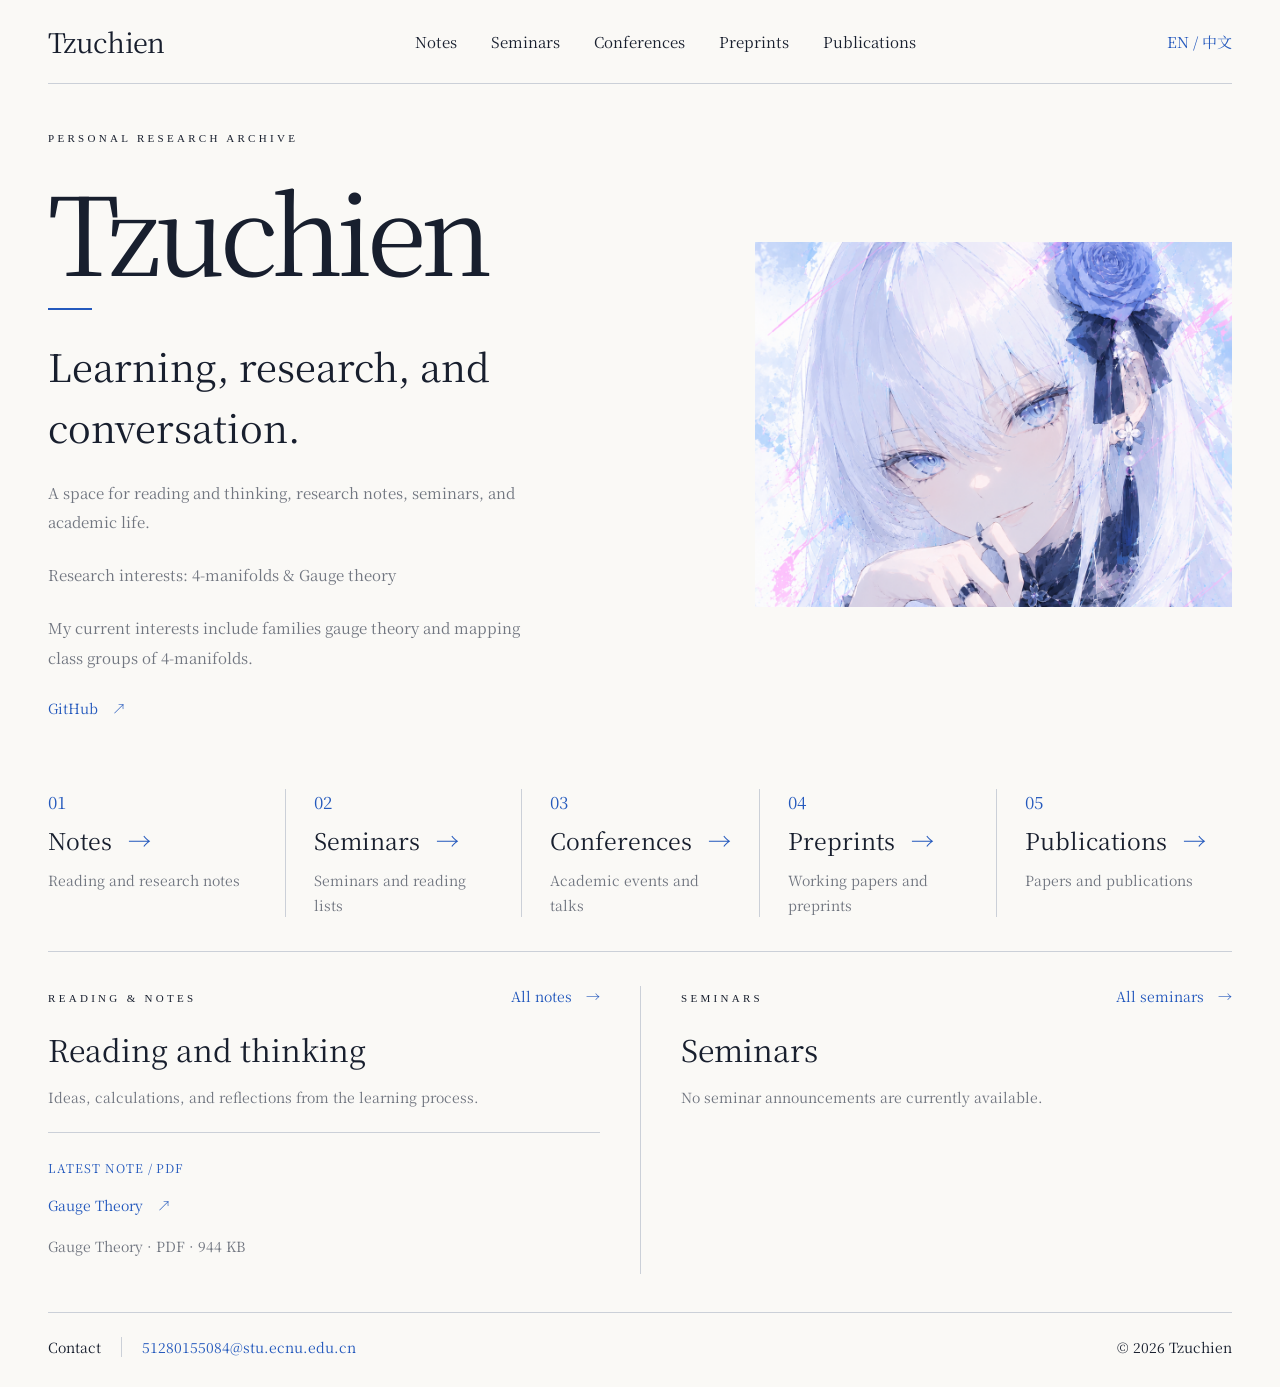
<file: index.html>
<!doctype html>
<html lang="zh-CN">
<head>
<meta charset="UTF-8" /><meta name="viewport" content="width=device-width, initial-scale=1.0" />
<meta name="description" content="Tzuchien 的个人研究主页, 记录学习笔记, 讨论班与学术活动." />
<title>Tzuchien | 个人研究主页</title><link rel="stylesheet" href="style.css" />
</head>
<body data-title-zh="Tzuchien | 个人研究主页" data-title-en="Tzuchien | Personal Research Archive">
<a class="skip-link" href="#main" data-zh="跳转到内容" data-en="Skip to content">跳转到内容</a>
<div class="page">
<header><nav aria-label="Primary navigation">
<a class="brand" href="./">Tzuchien</a>
<div class="nav-links">
<a href="notes/" data-zh="笔记" data-en="Notes">笔记</a>
<a href="seminars/" data-zh="讨论班" data-en="Seminars">讨论班</a>
<a href="conferences/" data-zh="会议" data-en="Conferences">会议</a>
<a href="preprints/" data-zh="预印本" data-en="Preprints">预印本</a>
<a href="publications/" data-zh="论文与出版物" data-en="Publications">论文与出版物</a>
</div>
<button class="language-toggle" id="language-toggle" type="button" aria-label="Switch to English">中文 / EN</button>
</nav></header>
<main id="main">
<section class="hero" aria-labelledby="hero-title">
<div class="hero-copy">
<p class="eyebrow">PERSONAL RESEARCH ARCHIVE</p>
<h1 id="hero-title">Tzuchien</h1><div class="accent-rule"></div>
<p class="hero-subtitle" data-zh="学习, 研究与交流." data-en="Learning, research, and conversation.">学习, 研究与交流.</p>
<p class="hero-description" data-zh="在这里记录阅读与思考, 整理研究笔记, 分享讨论班与学术活动." data-en="A space for reading and thinking, research notes, seminars, and academic life.">在这里记录阅读与思考, 整理研究笔记, 分享讨论班与学术活动.</p>
<p class="hero-description"><span data-zh="研究兴趣: " data-en="Research interests: ">研究兴趣: </span><span>4-manifolds &amp; Gauge theory</span></p>
<p class="hero-description" data-zh="目前关注族规范理论, 以及四维流形的映射类群." data-en="My current interests include families gauge theory and mapping class groups of 4-manifolds.">目前关注族规范理论, 以及四维流形的映射类群.</p>
<a class="text-link" href="https://github.com/zijianl256-coder" target="_blank" rel="noreferrer">GitHub <span aria-hidden="true">↗</span></a>
</div>
<figure class="portrait"><img src="assets/avatar.png" alt="Tzuchien avatar" width="1086" height="1159" fetchpriority="high" /></figure>
</section>
<section class="archive" aria-label="Research archive">
<a class="archive-link" href="notes/"><span class="number">01</span><h2><span data-zh="笔记" data-en="Notes">笔记</span><span class="arrow" aria-hidden="true">→</span></h2><p data-zh="学习笔记与知识整理" data-en="Reading and research notes">学习笔记与知识整理</p></a>
<a class="archive-link" href="seminars/"><span class="number">02</span><h2><span data-zh="讨论班" data-en="Seminars">讨论班</span><span class="arrow" aria-hidden="true">→</span></h2><p data-zh="讨论班信息与参考资料" data-en="Seminars and reading lists">讨论班信息与参考资料</p></a>
<a class="archive-link" href="conferences/"><span class="number">03</span><h2><span data-zh="会议" data-en="Conferences">会议</span><span class="arrow" aria-hidden="true">→</span></h2><p data-zh="学术会议与活动" data-en="Academic events and talks">学术会议与活动</p></a>
<a class="archive-link" href="preprints/"><span class="number">04</span><h2><span data-zh="预印本" data-en="Preprints">预印本</span><span class="arrow" aria-hidden="true">→</span></h2><p data-zh="工作论文与预印本" data-en="Working papers and preprints">工作论文与预印本</p></a>
<a class="archive-link" href="publications/"><span class="number">05</span><h2><span data-zh="论文与出版物" data-en="Publications">论文与出版物</span><span class="arrow" aria-hidden="true">→</span></h2><p data-zh="论文与正式出版物" data-en="Papers and publications">论文与正式出版物</p></a>
</section>
<section class="highlights">
<article class="notes-panel">
<div class="section-heading"><p class="eyebrow">READING &amp; NOTES</p><a class="text-link" href="notes/"><span data-zh="进入笔记" data-en="All notes">进入笔记</span> <span aria-hidden="true">→</span></a></div>
<h2 data-zh="阅读与思考" data-en="Reading and thinking">阅读与思考</h2>
<p class="summary" data-zh="记录学习过程中的想法, 计算与阅读摘要." data-en="Ideas, calculations, and reflections from the learning process.">记录学习过程中的想法, 计算与阅读摘要.</p>
<div class="notes-empty"><span class="small-label" data-zh="最新笔记 / PDF" data-en="LATEST NOTE / PDF">最新笔记 / PDF</span><p><a class="text-link" href="notes/gauge-theory.pdf" target="_blank" rel="noopener"><span data-zh="规范理论" data-en="Gauge Theory">规范理论</span> <span aria-hidden="true">↗</span></a></p><p>Gauge Theory · PDF · 944 KB</p></div>
</article>
<article class="seminar-panel">
<div class="section-heading"><p class="eyebrow">SEMINARS</p><a class="text-link" href="seminars/"><span data-zh="查看讨论班" data-en="All seminars">查看讨论班</span> <span aria-hidden="true">→</span></a></div>
<h2 data-zh="讨论班" data-en="Seminars">讨论班</h2>
<p class="summary" data-zh="暂无公开的讨论班信息." data-en="No seminar announcements are currently available.">暂无公开的讨论班信息.</p>
</article>
</section>
</main>
<footer><div class="contact"><span data-zh="联系我" data-en="Contact">联系我</span><span class="email">51280155084@stu.ecnu.edu.cn</span></div><span class="footer-name">© 2026 Tzuchien</span></footer>
</div>
<script src="content.js"></script>
</body>
</html>
</file>
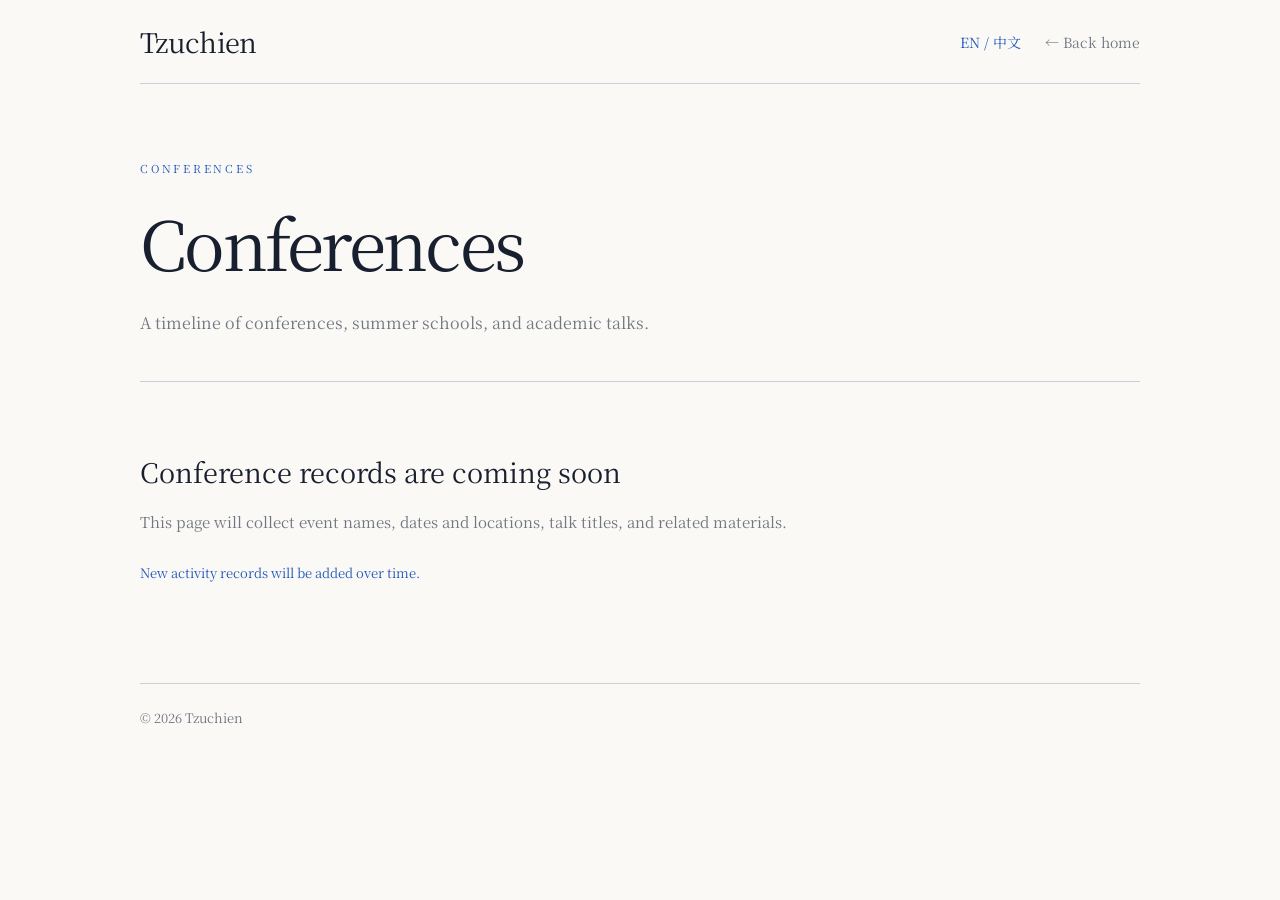
<file: conferences/index.html>
<!doctype html>
<html lang="zh-CN">
  <head><meta charset="UTF-8" /><meta name="viewport" content="width=device-width, initial-scale=1.0" /><title>会议 | Tzuchien</title><link rel="stylesheet" href="../content.css" /></head>
  <body data-title-zh="会议 | Tzuchien" data-title-en="Conferences | Tzuchien">
    <main>
      <nav><a class="brand" href="../">Tzuchien</a><div class="nav-side"><button class="language-toggle" id="language-toggle" type="button">EN</button><a class="back" href="../" data-zh="← 返回主页" data-en="← Back home">← 返回主页</a></div></nav>
      <section class="intro"><p class="eyebrow">CONFERENCES</p><h1 data-zh="会议" data-en="Conferences">会议</h1><p class="lead" data-zh="学术会议, 暑期学校与报告活动的时间线." data-en="A timeline of conferences, summer schools, and academic talks.">学术会议, 暑期学校与报告活动的时间线.</p></section>
      <section class="empty"><h2 data-zh="会议记录即将更新" data-en="Conference records are coming soon">会议记录即将更新</h2><p data-zh="这里将收录会议名称, 时间地点, 报告题目与相关资料." data-en="This page will collect event names, dates and locations, talk titles, and related materials.">这里将收录会议名称, 时间地点, 报告题目与相关资料.</p><p class="note" data-zh="新的活动记录会持续补充." data-en="New activity records will be added over time.">新的活动记录会持续补充.</p></section>
    </main><footer>© 2026 Tzuchien</footer><script src="../content.js"></script>
  </body>
</html>
</file>
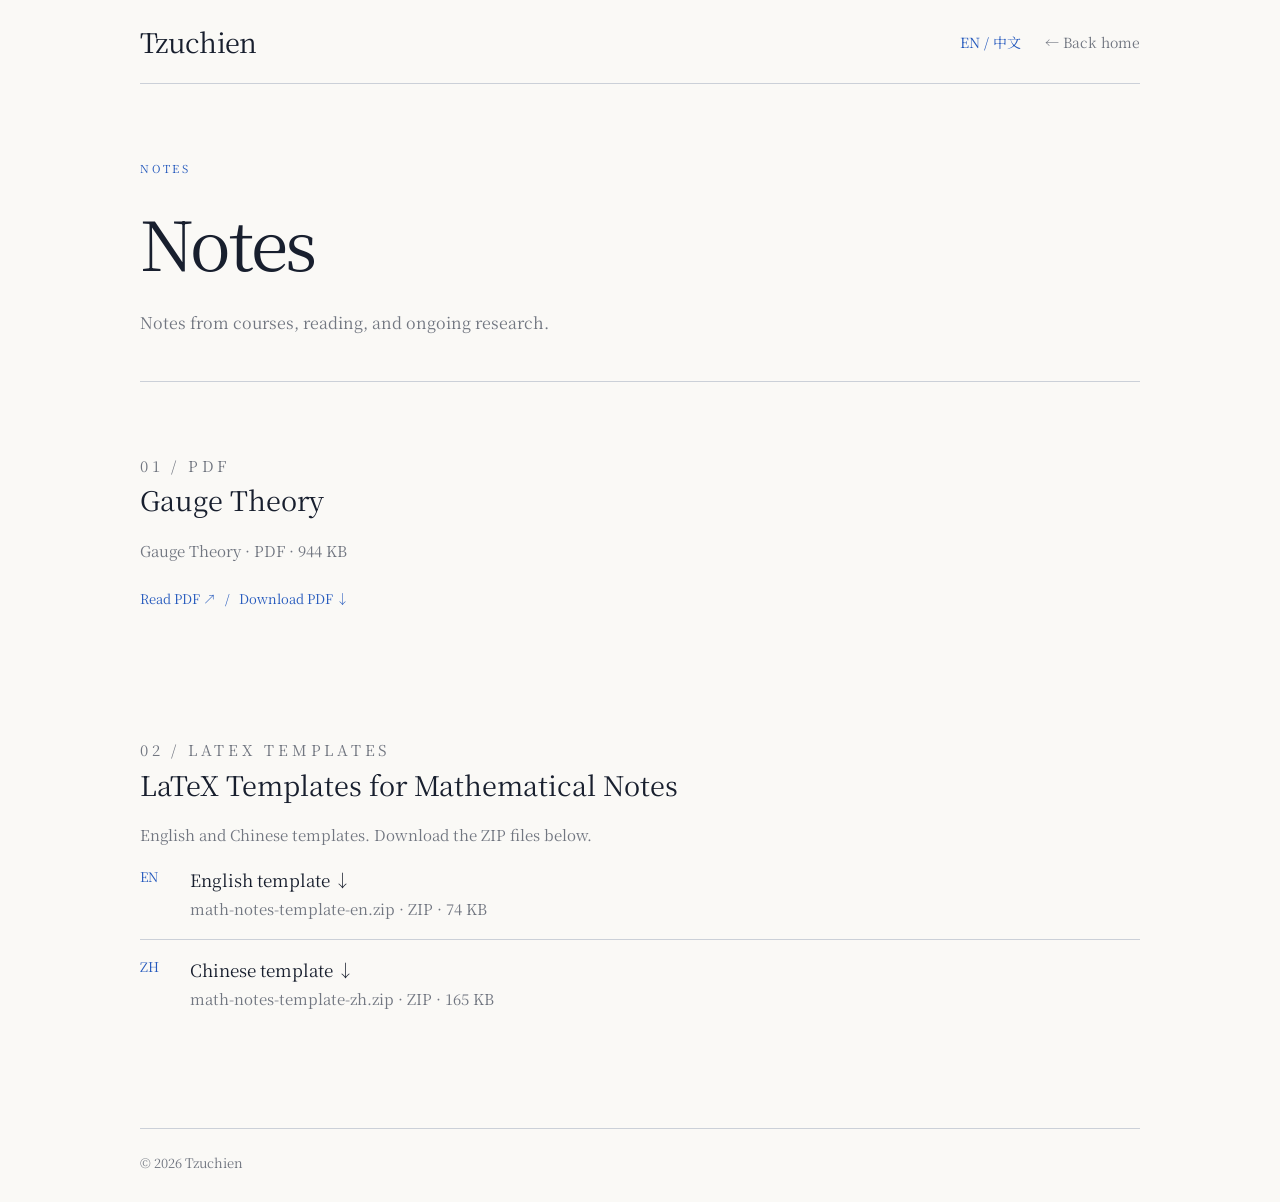
<file: notes/index.html>
<!doctype html>
<html lang="zh-CN">
  <head><meta charset="UTF-8" /><meta name="viewport" content="width=device-width, initial-scale=1.0" /><title>笔记 | Tzuchien</title><link rel="stylesheet" href="../content.css" /></head>
  <body data-title-zh="笔记 | Tzuchien" data-title-en="Notes | Tzuchien">
    <main>
      <nav><a class="brand" href="../">Tzuchien</a><div class="nav-side"><button class="language-toggle" id="language-toggle" type="button">EN</button><a class="back" href="../" data-zh="← 返回主页" data-en="← Back home">← 返回主页</a></div></nav>
      <section class="intro"><p class="eyebrow">NOTES</p><h1 data-zh="笔记" data-en="Notes">笔记</h1><p class="lead" data-zh="课程, 阅读与研究过程中的记录." data-en="Notes from courses, reading, and ongoing research.">课程, 阅读与研究过程中的记录.</p></section>
      <section class="empty">
        <p class="eyebrow">01 / PDF</p>
        <h2><a href="gauge-theory.pdf" target="_blank" rel="noopener" data-zh="规范理论" data-en="Gauge Theory">规范理论</a></h2>
        <p>Gauge Theory · PDF · 944 KB</p>
        <div class="note"><a href="gauge-theory.pdf" target="_blank" rel="noopener" data-zh="在线阅读 ↗" data-en="Read PDF ↗">在线阅读 ↗</a> &nbsp; / &nbsp; <a href="gauge-theory.pdf" download="gauge-theory.pdf" data-zh="下载 PDF ↓" data-en="Download PDF ↓">下载 PDF ↓</a></div>
      </section>
      <section class="empty">
        <p class="eyebrow">02 / LATEX TEMPLATES</p>
        <h2 data-zh="数学笔记 LaTeX 模板" data-en="LaTeX Templates for Mathematical Notes">数学笔记 LaTeX 模板</h2>
        <p data-zh="英文版与中文版模板, 点击下方链接下载 ZIP 文件." data-en="English and Chinese templates. Download the ZIP files below.">英文版与中文版模板, 点击下方链接下载 ZIP 文件.</p>
        <ol class="reference-list">
          <li><span>EN</span><div><a href="math-notes-template-en.zip" download="math-notes-template-en.zip" data-zh="英文版模板 ↓" data-en="English template ↓">英文版模板 ↓</a><p>math-notes-template-en.zip · ZIP · 74 KB</p></div></li>
          <li><span>ZH</span><div><a href="math-notes-template-zh.zip" download="math-notes-template-zh.zip" data-zh="中文版模板 ↓" data-en="Chinese template ↓">中文版模板 ↓</a><p>math-notes-template-zh.zip · ZIP · 165 KB</p></div></li>
        </ol>
      </section>
    </main><footer>© 2026 Tzuchien</footer><script src="../content.js"></script>
  </body>
</html>
</file>
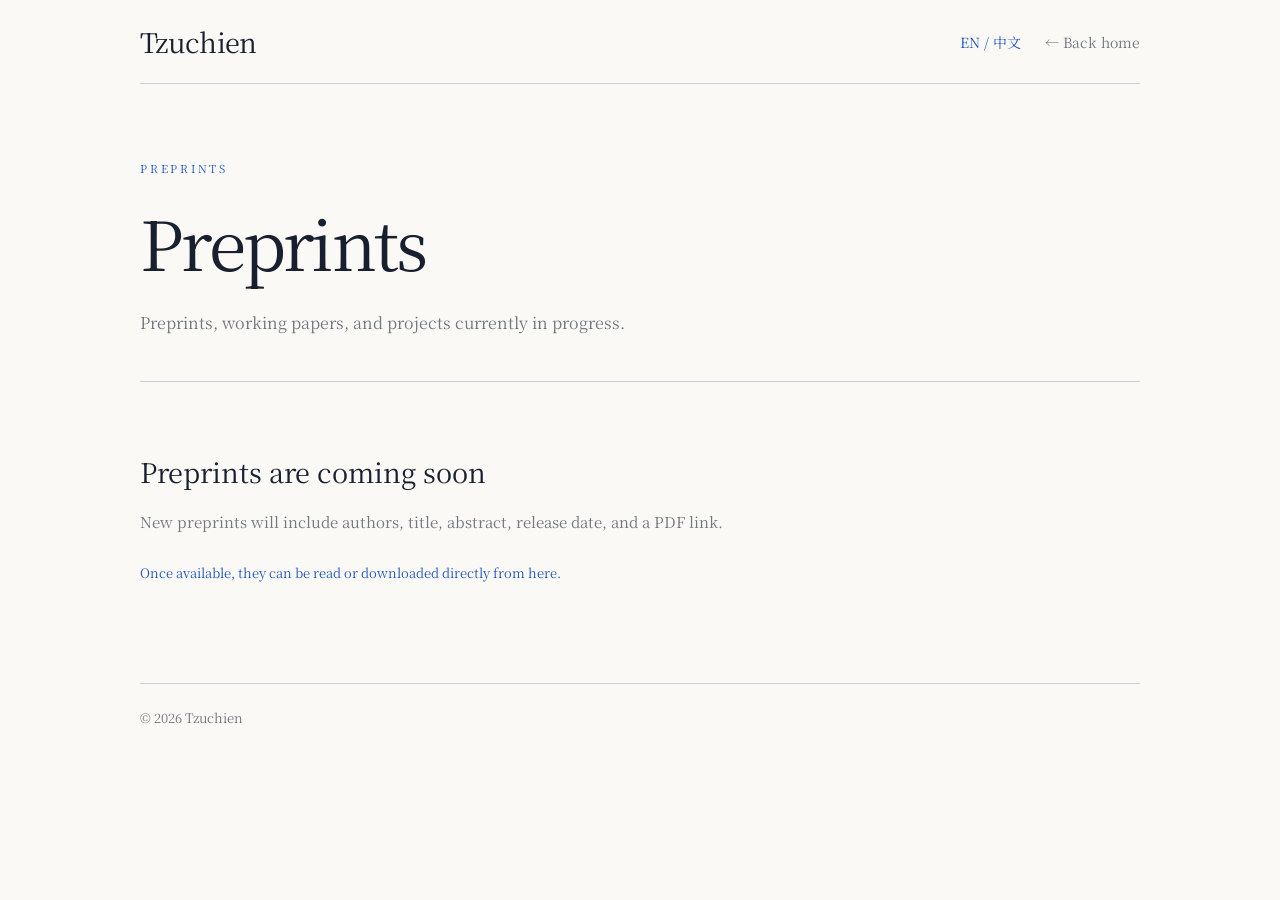
<file: preprints/index.html>
<!doctype html>
<html lang="zh-CN">
  <head><meta charset="UTF-8" /><meta name="viewport" content="width=device-width, initial-scale=1.0" /><title>预印本 | Tzuchien</title><link rel="stylesheet" href="../content.css" /></head>
  <body data-title-zh="预印本 | Tzuchien" data-title-en="Preprints | Tzuchien">
    <main>
      <nav><a class="brand" href="../">Tzuchien</a><div class="nav-side"><button class="language-toggle" id="language-toggle" type="button">EN</button><a class="back" href="../" data-zh="← 返回主页" data-en="← Back home">← 返回主页</a></div></nav>
      <section class="intro"><p class="eyebrow">PREPRINTS</p><h1 data-zh="预印本" data-en="Preprints">预印本</h1><p class="lead" data-zh="正在撰写或已公开的预印本与工作论文." data-en="Preprints, working papers, and projects currently in progress.">正在撰写或已公开的预印本与工作论文.</p></section>
      <section class="empty"><h2 data-zh="预印本即将更新" data-en="Preprints are coming soon">预印本即将更新</h2><p data-zh="新的预印本会列出作者, 题目, 摘要, 发布日期和 PDF 链接." data-en="New preprints will include authors, title, abstract, release date, and a PDF link.">新的预印本会列出作者, 题目, 摘要, 发布日期和 PDF 链接.</p><p class="note" data-zh="更新后可从此页面直接阅读或下载." data-en="Once available, they can be read or downloaded directly from here.">更新后可从此页面直接阅读或下载.</p></section>
    </main><footer>© 2026 Tzuchien</footer><script src="../content.js"></script>
  </body>
</html>
</file>
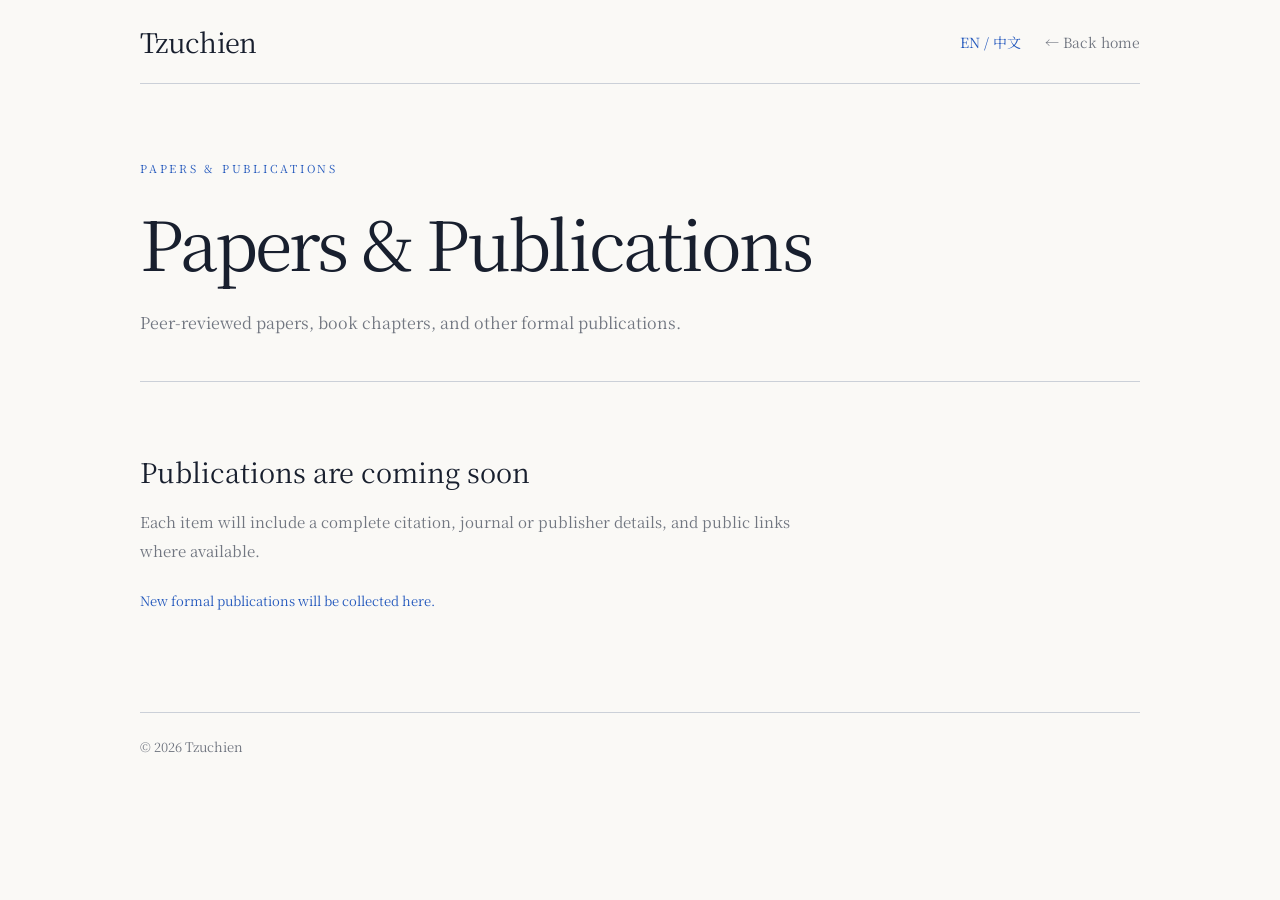
<file: publications/index.html>
<!doctype html>
<html lang="zh-CN">
  <head><meta charset="UTF-8" /><meta name="viewport" content="width=device-width, initial-scale=1.0" /><title>论文与出版物 | Tzuchien</title><link rel="stylesheet" href="../content.css" /></head>
  <body data-title-zh="论文与出版物 | Tzuchien" data-title-en="Papers & Publications | Tzuchien">
    <main>
      <nav><a class="brand" href="../">Tzuchien</a><div class="nav-side"><button class="language-toggle" id="language-toggle" type="button">EN</button><a class="back" href="../" data-zh="← 返回主页" data-en="← Back home">← 返回主页</a></div></nav>
      <section class="intro"><p class="eyebrow">PAPERS &amp; PUBLICATIONS</p><h1 data-zh="论文与出版物" data-en="Papers & Publications">论文与出版物</h1><p class="lead" data-zh="同行评审论文, 书章与其他正式出版物." data-en="Peer-reviewed papers, book chapters, and other formal publications.">同行评审论文, 书章与其他正式出版物.</p></section>
      <section class="empty"><h2 data-zh="出版物即将更新" data-en="Publications are coming soon">出版物即将更新</h2><p data-zh="每篇论文将列出完整引文, 期刊或出版社信息, 以及可公开的链接." data-en="Each item will include a complete citation, journal or publisher details, and public links where available.">每篇论文将列出完整引文, 期刊或出版社信息, 以及可公开的链接.</p><p class="note" data-zh="新的正式出版物会在这里集中展示." data-en="New formal publications will be collected here.">新的正式出版物会在这里集中展示.</p></section>
    </main><footer>© 2026 Tzuchien</footer><script src="../content.js"></script>
  </body>
</html>
</file>
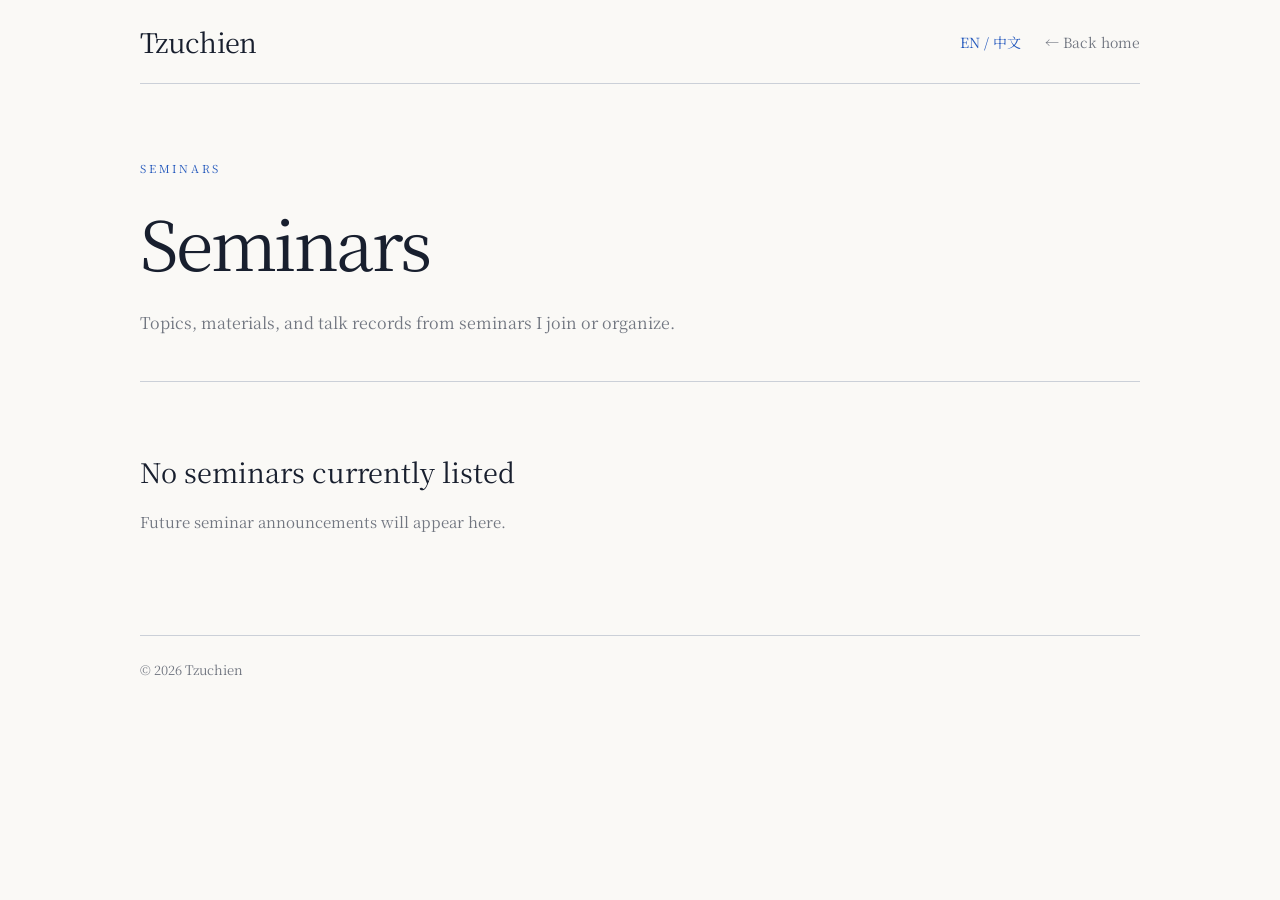
<file: seminars/index.html>
<!doctype html>
<html lang="zh-CN">
  <head><meta charset="UTF-8" /><meta name="viewport" content="width=device-width, initial-scale=1.0" /><title>讨论班 | Tzuchien</title><link rel="stylesheet" href="../content.css" /></head>
  <body data-title-zh="讨论班 | Tzuchien" data-title-en="Seminars | Tzuchien">
    <main>
      <nav><a class="brand" href="../">Tzuchien</a><div class="nav-side"><button class="language-toggle" id="language-toggle" type="button">EN</button><a class="back" href="../" data-zh="← 返回主页" data-en="← Back home">← 返回主页</a></div></nav>
      <section class="intro"><p class="eyebrow">SEMINARS</p><h1 data-zh="讨论班" data-en="Seminars">讨论班</h1><p class="lead" data-zh="参与或组织的讨论班主题, 资料与报告记录." data-en="Topics, materials, and talk records from seminars I join or organize.">参与或组织的讨论班主题, 资料与报告记录.</p></section>
      <section class="empty"><h2 data-zh="暂无讨论班信息" data-en="No seminars currently listed">暂无讨论班信息</h2><p data-zh="新的讨论班信息将更新在这里." data-en="Future seminar announcements will appear here.">新的讨论班信息将更新在这里.</p></section>
    </main><footer>© 2026 Tzuchien</footer><script src="../content.js"></script>
  </body>
</html>
</file>
<file: style.css>
@import url('https://fonts.googleapis.com/css2?family=Noto+Serif+SC:wght@400;500;600&display=swap');
:root { color-scheme: light; --paper: #faf9f6; --ink: #181f2e; --muted: #717680; --blue: #2459bd; --line: #cbd0d8; --serif: Georgia, "Noto Serif SC", "Songti SC", SimSun, serif; }
* { box-sizing: border-box; }
html { scroll-behavior: smooth; }
body { margin: 0; color: var(--ink); background: var(--paper); font-family: var(--serif); -webkit-font-smoothing: antialiased; }
a { color: inherit; text-decoration: none; }
button { font: inherit; }
a:focus-visible, button:focus-visible { outline: 2px solid var(--blue); outline-offset: 6px; }
.page { width: min(1320px, calc(100% - 96px)); margin: auto; }
.skip-link { position: absolute; left: 24px; top: -80px; padding: 12px; background: var(--paper); z-index: 10; }
.skip-link:focus { top: 12px; }
nav { min-height: 84px; display: flex; align-items: center; justify-content: space-between; gap: 32px; border-bottom: 1px solid var(--line); }
.brand { font-size: 27px; letter-spacing: -.025em; }
.nav-links { display: flex; align-items: center; gap: 34px; font-size: 15px; }
.nav-links a:hover, .brand:hover { color: var(--blue); }
.language-toggle { flex-shrink: 0; border: 0; padding: 8px 0; background: transparent; color: var(--blue); cursor: pointer; font-size: 15px; }
.hero { display: grid; grid-template-columns: 1.35fr 1fr; align-items: center; gap: 64px; padding: 46px 0 42px; }
.eyebrow { font-family: Georgia, serif; font-size: 11px; letter-spacing: .3em; margin: 0 0 24px; line-height: 1.5; }
h1 { margin: 0; font-size: clamp(72px, 8.5vw, 130px); font-weight: 400; letter-spacing: -.055em; line-height: 1.08; }
.accent-rule { width: 44px; height: 2px; background: var(--blue); margin: 20px 0 26px; }
.hero-subtitle { font-size: clamp(25px, 3vw, 38px); margin: 0 0 20px; line-height: 1.6; }
.hero-description { max-width: 490px; font-size: 15px; color: var(--muted); line-height: 1.95; margin: 0 0 24px; }
.text-link { color: var(--blue); font-size: 14px; display: inline-flex; gap: 14px; align-items: center; }
.text-link:hover { text-decoration: underline; text-underline-offset: 5px; }
.portrait { margin: 0; height: 365px; overflow: hidden; background: #e8edfa; }
.portrait img { display: block; width: 100%; height: 100%; object-fit: cover; object-position: 50% 37%; }
.archive { display: grid; grid-template-columns: repeat(5, 1fr); padding: 28px 0 34px; border-bottom: 1px solid var(--line); }
.archive-link { padding: 0 28px; border-left: 1px solid var(--line); }
.archive-link:first-child { border-left: 0; padding-left: 0; }
.archive-link:last-child { padding-right: 0; }
.number { color: var(--blue); font-size: 17px; }
.archive h2 { font-size: 23px; font-weight: 400; margin: 10px 0; line-height: 1.5; display: flex; gap: 16px; align-items: baseline; }
.arrow { color: var(--blue); transition: transform .2s; }
.archive-link:hover .arrow { transform: translateX(5px); }
.archive p { margin: 0; font-size: 14px; color: var(--muted); line-height: 1.75; }
.highlights { display: grid; grid-template-columns: 1fr 1fr; padding: 34px 0 38px; }
.notes-panel { padding-right: 40px; }
.seminar-panel { border-left: 1px solid var(--line); padding-left: 40px; }
.section-heading { display: flex; justify-content: space-between; gap: 18px; align-items: baseline; margin-bottom: 20px; }
.section-heading .eyebrow { margin: 0; }
.highlights h2 { margin: 0 0 12px; font-weight: 400; font-size: 30px; line-height: 1.5; }
.highlights h2 a:hover { color: var(--blue); }
.summary { margin: 0; font-size: 14px; color: var(--muted); line-height: 1.9; }
.notes-empty { margin-top: 22px; padding-top: 22px; border-top: 1px solid var(--line); }
.small-label { font-size: 12px; color: var(--blue); letter-spacing: .08em; }
.notes-empty p { font-size: 14px; color: var(--muted); line-height: 1.9; max-width: 400px; }
.reference-label { font-size: 15px; margin: 22px 0 0; padding-bottom: 8px; border-bottom: 1px solid var(--line); }
.reading-list { list-style: none; padding: 0; margin: 12px 0 0; }
.reading-list li { position: relative; padding-left: 22px; margin-top: 12px; line-height: 1.45; }
.reading-list li::before { position: absolute; left: 0; top: 8px; content: ""; width: 6px; height: 6px; border-radius: 50%; background: var(--blue); }
.reading-list span { display: block; color: var(--blue); font-size: 18px; }
.reading-list cite { font-size: 17px; }
footer { border-top: 1px solid var(--line); padding: 24px 0 30px; display: flex; align-items: baseline; justify-content: space-between; gap: 24px; font-size: 14px; }
.contact { display: flex; gap: 20px; align-items: baseline; }
.email { color: var(--blue); padding-left: 20px; border-left: 1px solid var(--line); overflow-wrap: anywhere; }
.footer-name { white-space: nowrap; }
@media (min-width: 1500px) { .hero { padding-top: 56px; padding-bottom: 54px; } .portrait { height: 400px; } }
@media (max-width: 1050px) { .page { width: calc(100% - 56px); } .nav-links { gap: 18px; font-size: 13px; } nav { gap: 18px; } .hero { gap: 32px; } .portrait { height: 320px; } .archive-link { padding: 0 16px; } .archive h2 { font-size: 20px; gap: 8px; } .notes-panel { padding-right: 26px; } .seminar-panel { padding-left: 26px; } }
@media (max-width: 760px) { .page { width: calc(100% - 40px); } nav { flex-wrap: wrap; padding: 20px 0 16px; gap: 20px; } .brand { font-size: 24px; } .nav-links { order: 3; width: 100%; gap: 20px; overflow-x: auto; padding-bottom: 4px; white-space: nowrap; } .hero { gap: 28px; padding: 36px 0; grid-template-columns: 1fr; } h1 { font-size: clamp(62px, 14vw, 100px); } .hero-description { max-width: none; } .portrait { height: clamp(240px, 65vw, 400px); } .archive { grid-template-columns: repeat(2, 1fr); padding: 0 0 24px; row-gap: 28px; } .archive-link { padding: 0 18px; } .archive-link:nth-child(odd) { border-left: 0; padding-left: 0; } .highlights { grid-template-columns: 1fr; gap: 34px; } .notes-panel { padding-right: 0; } .seminar-panel { border-left: 0; border-top: 1px solid var(--line); padding: 30px 0 0; } .highlights h2 { font-size: 27px; } footer { flex-direction: column; gap: 18px; } .contact { gap: 12px; font-size: 13px; } .email { padding-left: 12px; } }
@media (prefers-reduced-motion: reduce) { html { scroll-behavior: auto; } .arrow { transition: none; } }
</file>
<file: content.css>
@import url('https://fonts.googleapis.com/css2?family=Noto+Serif+SC:wght@400;500;600&display=swap');
:root { color-scheme: light; --bg: #faf9f6; --text: #181f2e; --muted: #717680; --line: #cbd0d8; --blue: #2459bd; }
* { box-sizing: border-box; }
body { margin: 0; color: var(--text); background: var(--bg); font-family: Georgia, "Noto Serif SC", "Songti SC", SimSun, serif; -webkit-font-smoothing: antialiased; }
main, footer { width: min(1000px, calc(100% - 80px)); margin: auto; }
a { color: inherit; text-decoration: none; }
a:hover { color: var(--blue); }
a:focus-visible, button:focus-visible { outline: 2px solid var(--blue); outline-offset: 6px; }
nav { display: flex; align-items: center; justify-content: space-between; min-height: 84px; border-bottom: 1px solid var(--line); gap: 24px; }
.brand { font-size: 27px; letter-spacing: -.025em; }
.nav-side { display: flex; align-items: center; gap: 24px; }
.language-toggle { padding: 8px 0; border: 0; color: var(--blue); background: transparent; cursor: pointer; font: inherit; font-size: 14px; }
.back { color: var(--muted); font-size: 14px; }
.intro { padding: 76px 0 42px; border-bottom: 1px solid var(--line); }
.eyebrow { margin: 0 0 22px; color: var(--blue); font-size: 11px; letter-spacing: .25em; }
h1 { margin: 0; font-size: clamp(38px, 6vw, 68px); font-weight: 400; letter-spacing: -.04em; line-height: 1.3; }
.lead { max-width: 650px; margin: 22px 0 0; color: var(--muted); font-size: 16px; line-height: 1.9; }
.empty, .seminar-entry { margin: 40px 0 68px; padding: 30px 0; }
.empty h2, .seminar-entry h2 { margin: 0 0 16px; font-size: 27px; font-weight: 400; line-height: 1.5; }
.empty p { max-width: 650px; margin: 0; color: var(--muted); line-height: 1.9; font-size: 15px; }
.note { margin-top: 24px !important; color: var(--blue) !important; font-size: 13px !important; }
.seminar-meta { display: flex; justify-content: space-between; margin-bottom: 26px; color: var(--blue); font-size: 11px; letter-spacing: .1em; }
.seminar-entry h2 { font-size: clamp(28px, 4vw, 38px); }
.seminar-summary { max-width: 650px; margin: 0; color: var(--muted); font-size: 16px; line-height: 1.9; }
.reference-block { margin-top: 34px; padding-top: 22px; border-top: 1px solid var(--line); }
.reference-label { margin: 0 0 14px; color: var(--blue); font-size: 13px; letter-spacing: .05em; }
.reference-list { padding: 0; margin: 0; list-style: none; }
.reference-list li { display: grid; grid-template-columns: 34px 1fr; gap: 16px; padding: 16px 0; border-top: 1px solid var(--line); font-size: 17px; line-height: 1.7; }
.reference-list li:first-child { border-top: 0; }
.reference-list span { color: var(--blue); font-size: 13px; }
.reference-list cite { font-style: normal; }
.reference-list em { color: var(--text); }
footer { padding: 24px 0 30px; border-top: 1px solid var(--line); color: var(--muted); font-size: 13px; }
@media (max-width: 640px) { main, footer { width: calc(100% - 40px); } nav { min-height: 76px; gap: 12px; } .brand { font-size: 24px; } .nav-side { gap: 16px; } .back { font-size: 12px; } .intro { padding: 48px 0 34px; } .empty, .seminar-entry { margin: 24px 0 48px; } }
</file>
